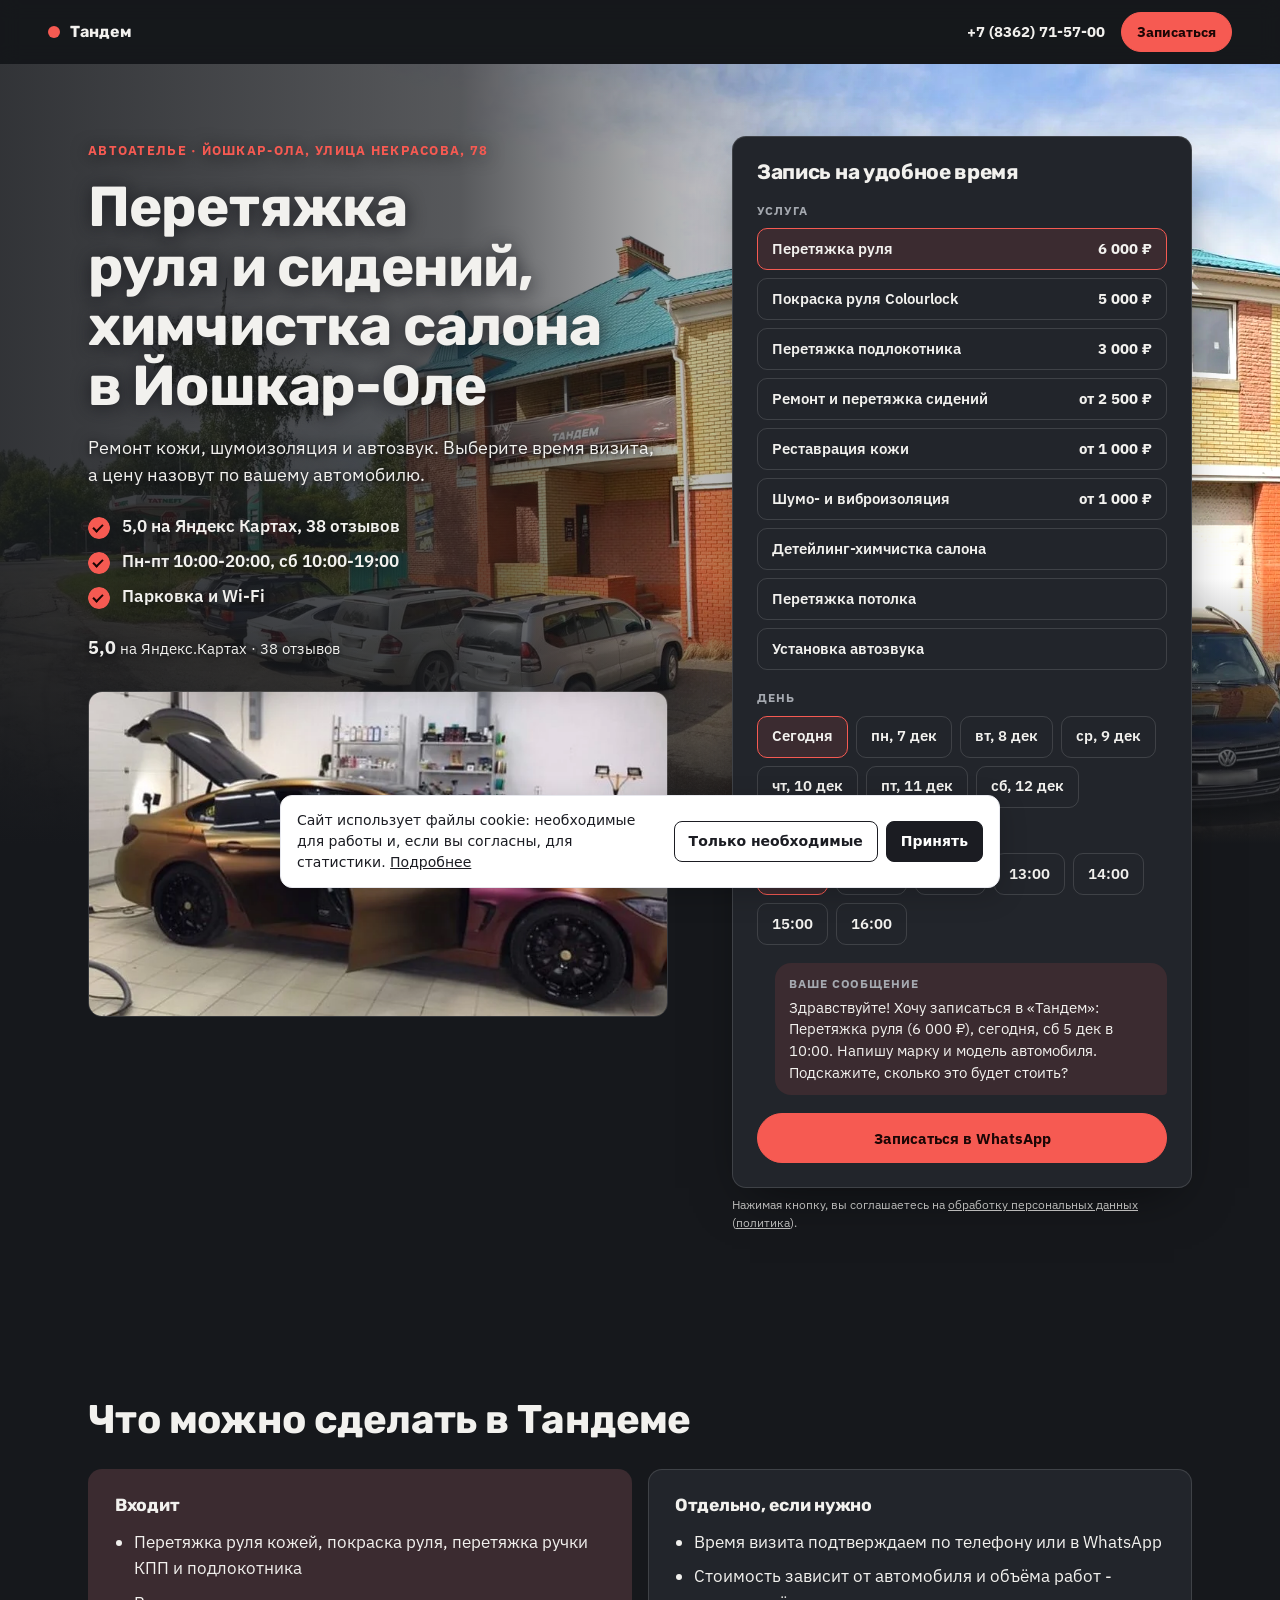
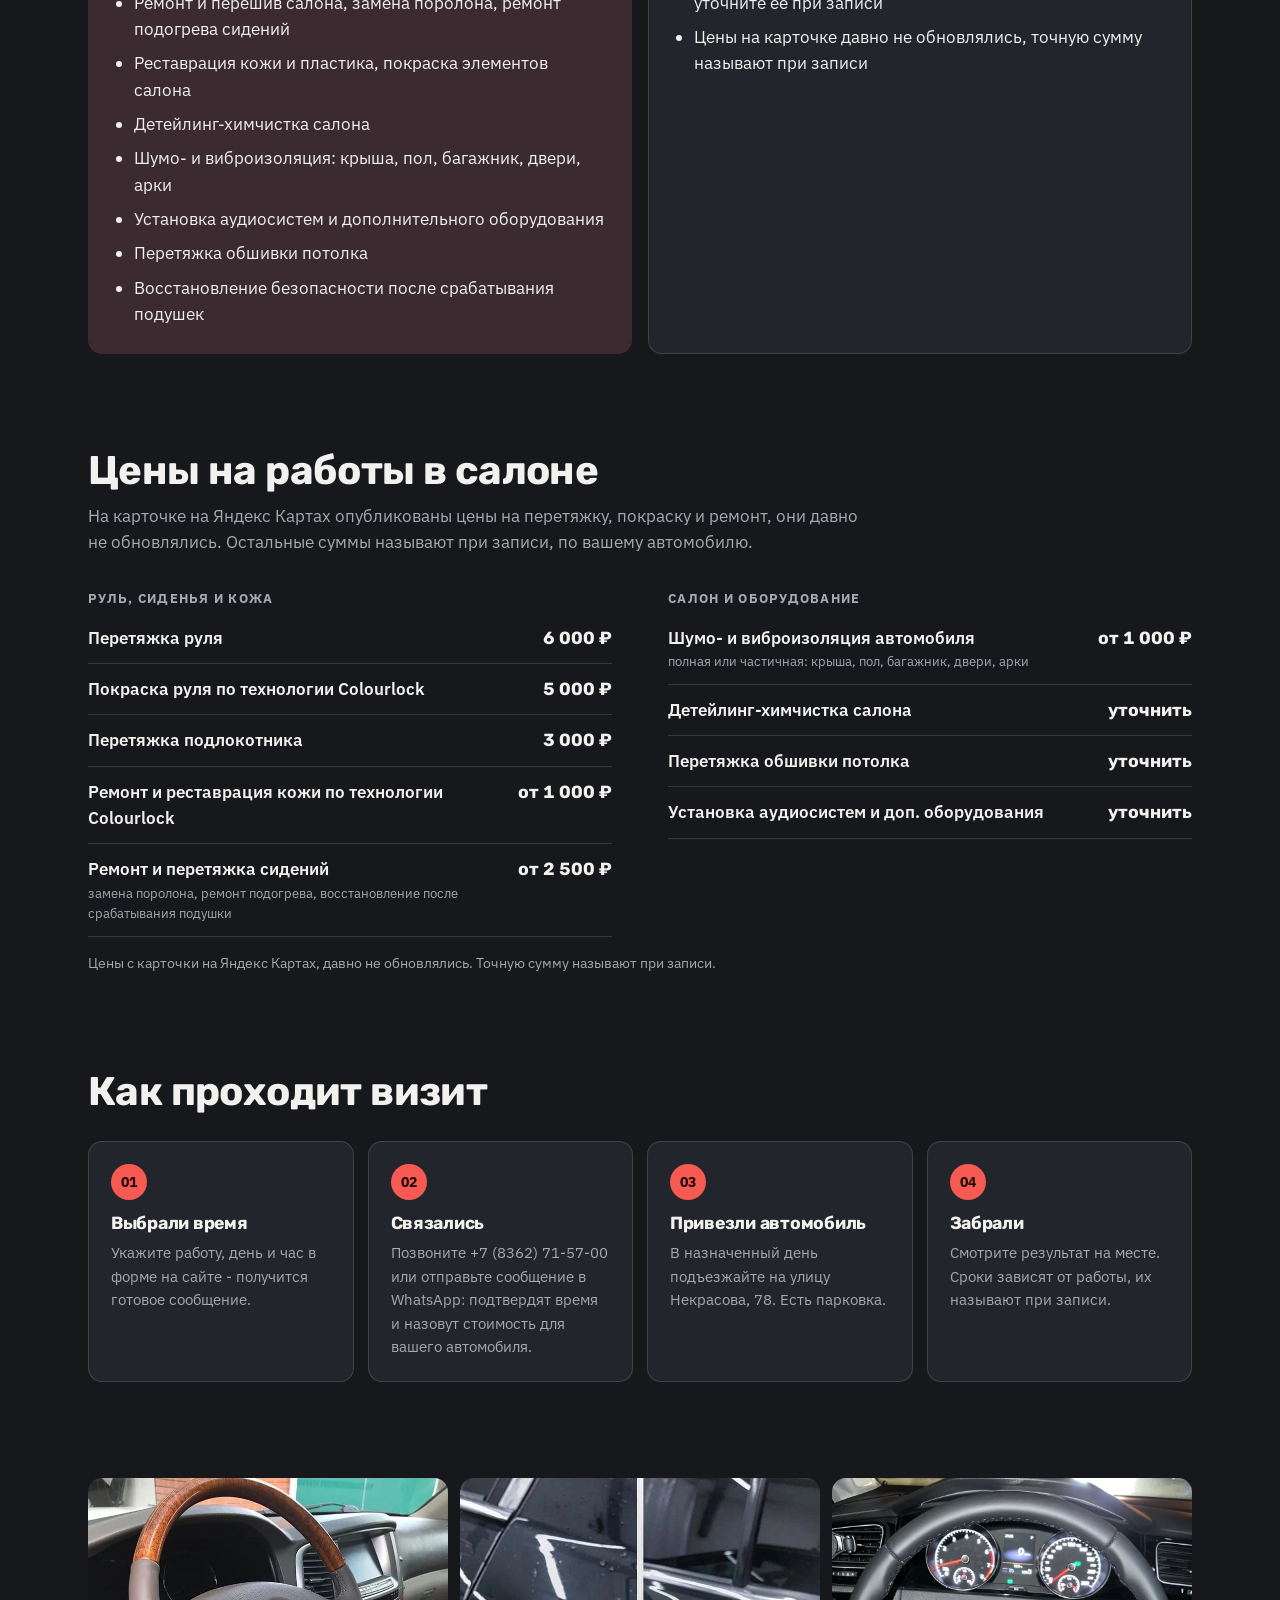
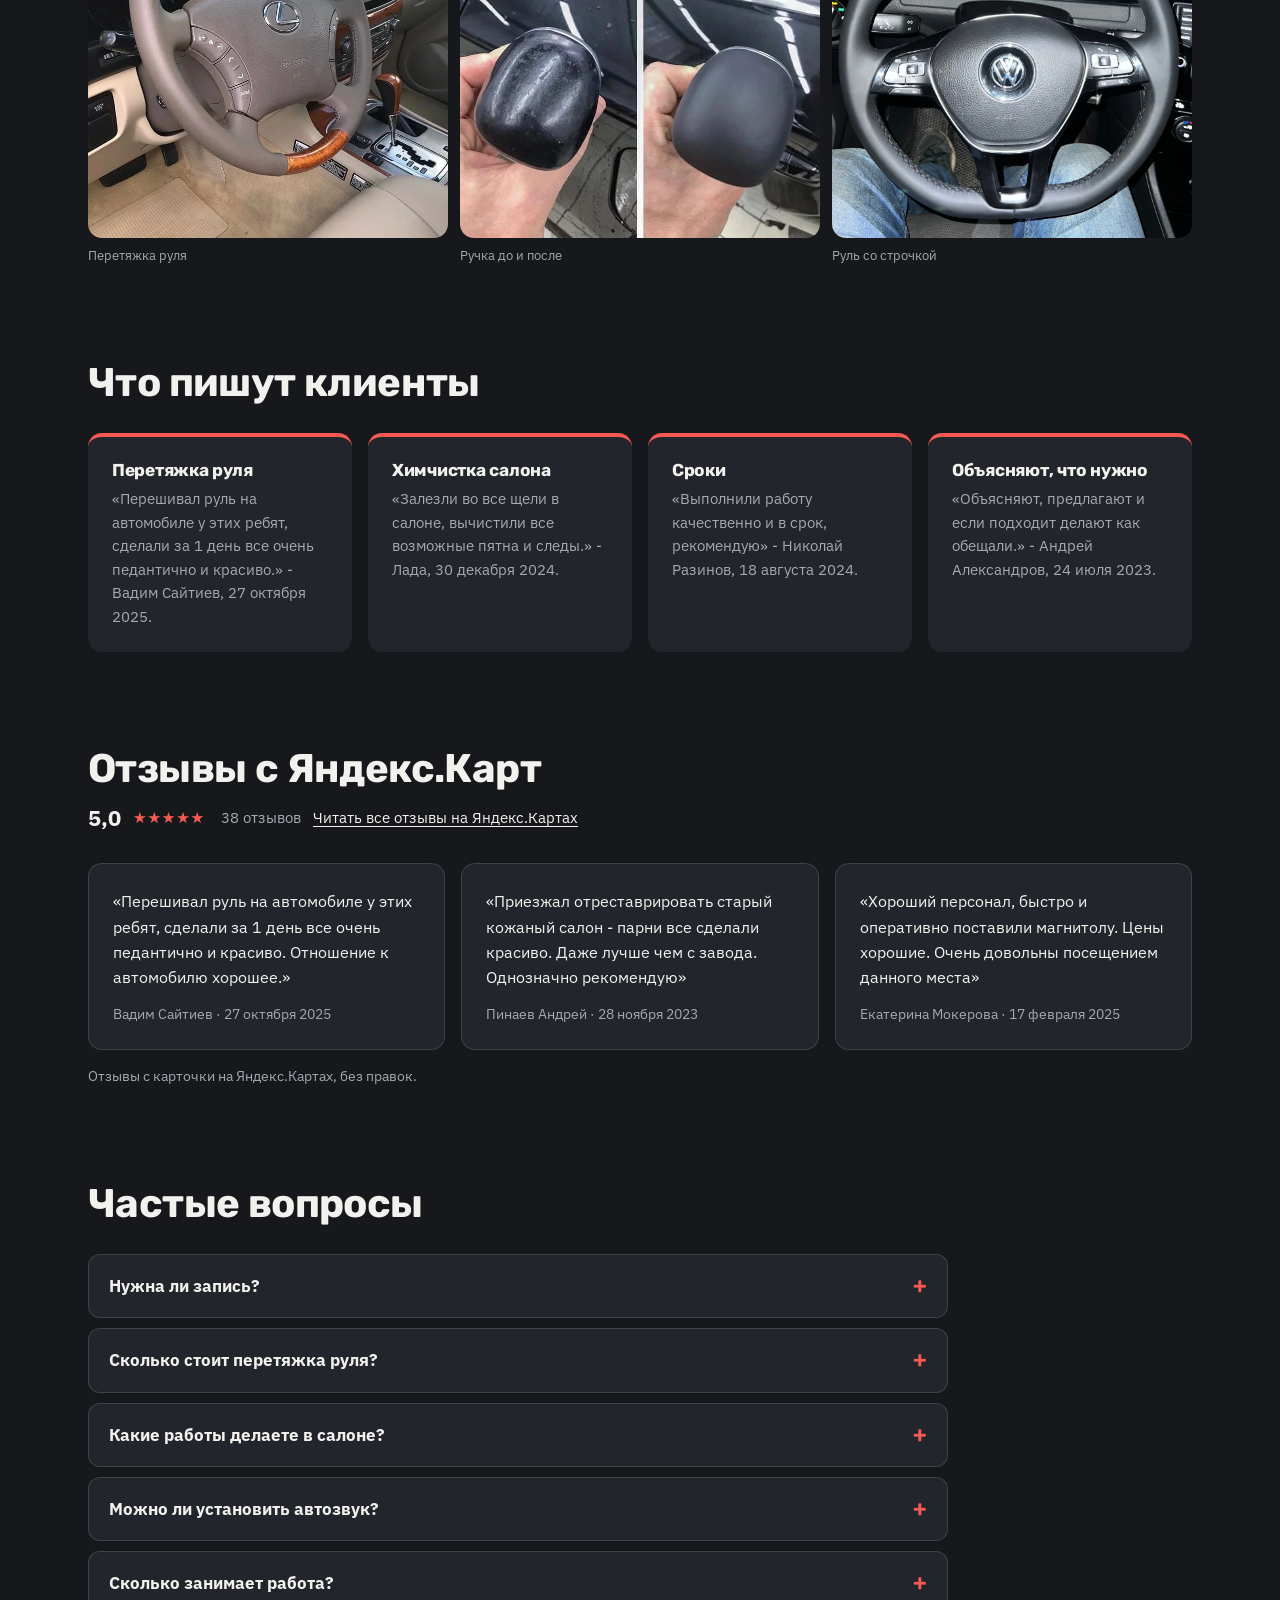
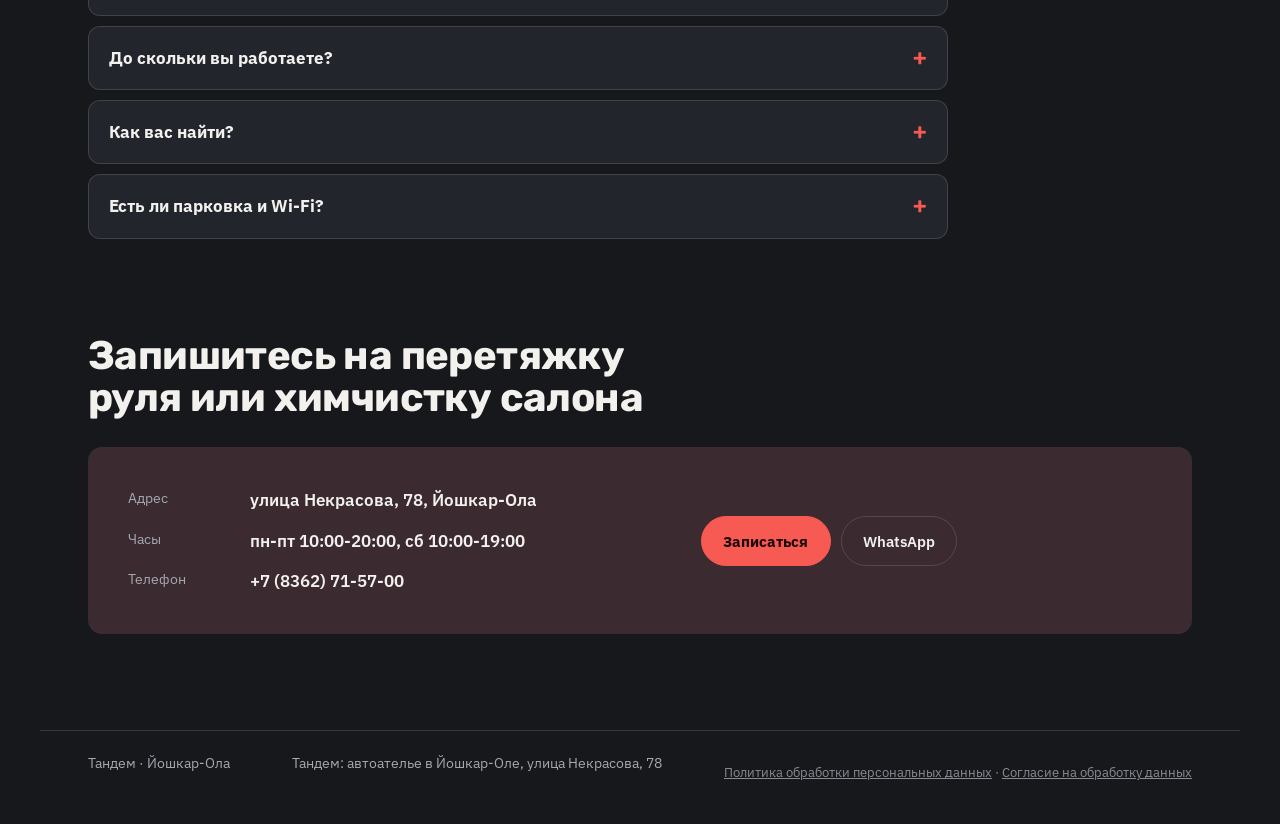
<file: index.html>
<!doctype html>
<html lang="ru">
<head>
<meta charset="utf-8">
<meta name="robots" content="noindex, nofollow" data-publish>
<meta name="viewport" content="width=device-width, initial-scale=1, viewport-fit=cover">
<title>Тандем · Автоателье</title>
<meta name="description" content="Автоателье «Тандем» в Йошкар-Оле, улица Некрасова, 78: перетяжка руля, ремонт и перетяжка сидений, реставрация кожи, шумоизоляция, детейлинг-химчистка салона, автозвук. 5,0 на Яндекс Картах, 38 отзывов. Запись по телефону и в WhatsApp.">
<meta property="og:type" content="website">
<meta property="og:url" content="https://ajax55sv-cell.github.io/tandem-yoshkar-ola/">
<meta property="og:site_name" content="Тандем">
<meta property="og:title" content="Перетяжка руля и сидений, химчистка салона в Йошкар-Оле">
<meta property="og:description" content="Автоателье «Тандем» в Йошкар-Оле, улица Некрасова, 78: перетяжка руля, ремонт и перетяжка сидений, реставрация кожи, шумоизоляция, детейлинг-химчистка салона, автозвук. 5,0 на Яндекс Картах, 38 отзывов. Запись по телефону и в WhatsApp.">
<meta property="og:image" content="https://ajax55sv-cell.github.io/tandem-yoshkar-ola/assets/og.jpg">
<link rel="preload" as="image" href="assets/hero.webp" fetchpriority="high">
<link rel="icon" href="data:image/svg+xml,%3Csvg xmlns=%27http://www.w3.org/2000/svg%27 viewBox=%270 0 32 32%27%3E%3Crect x=%276%27 y=%276%27 width=%2720%27 height=%2720%27 rx=%275%27 fill=%27%23f65a52%27/%3E%3C/svg%3E">
<link rel="preconnect" href="https://fonts.googleapis.com">
<link rel="preconnect" href="https://fonts.gstatic.com" crossorigin>
<link href="https://fonts.googleapis.com/css2?family=Rubik:wght@600;700&family=IBM+Plex+Sans:wght@400;500;600&display=swap" rel="stylesheet">
<style>
:root { --c-canvas: #16181c; --c-surface: #22252b; --c-ink: #f2f1ee; --c-ink-soft: #a5a9b0; --c-accent: #f65a52; --c-accent-ink: #1c0605; --c-accent-deep: #f65a52; --f-display: "Rubik", "Arial", system-ui, sans-serif; --f-text: "IBM Plex Sans", "Segoe UI", system-ui, sans-serif; --h1k: 1; }
</style>
<link rel="stylesheet" href="style-prod.css">
<script type="application/ld+json">{"@context":"https://schema.org","@type":"AutoRepair","name":"Тандем","telephone":"+78362715700","openingHoursSpecification":[{"@type":"OpeningHoursSpecification","dayOfWeek":["Monday","Tuesday","Wednesday","Thursday","Friday"],"opens":"10:00","closes":"20:00"},{"@type":"OpeningHoursSpecification","dayOfWeek":["Saturday"],"opens":"10:00","closes":"19:00"}],"address":{"@type":"PostalAddress","streetAddress":"улица Некрасова, 78","addressLocality":"Йошкар-Ола","addressCountry":"RU"},"aggregateRating":{"@type":"AggregateRating","ratingValue":"5.0","ratingCount":"84","reviewCount":"38"},"sameAs":["https://yandex.ru/maps/org/tandem/22414299568/"]}</script>
<style>
/* legal-add */
.legal-links{margin-top:10px;font-size:13px;opacity:.8;hyphens:none}
.legal-links a{color:inherit}
.ckn{margin:8px 0 0;font-size:12px;line-height:1.45;opacity:.75;hyphens:none}
.ckn a{color:inherit;text-decoration:underline}
.ckb{position:fixed;left:12px;right:12px;bottom:12px;z-index:9999;max-width:720px;margin:0 auto;padding:14px 16px;background:#fff;color:#1b1c22;border:1px solid #e7e8ee;border-radius:12px;box-shadow:0 8px 28px rgba(0,0,0,.18);font:400 14px/1.5 system-ui,-apple-system,"Segoe UI",Arial,sans-serif;hyphens:none;display:flex;gap:12px;align-items:center;flex-wrap:wrap}
.ckb p{margin:0;flex:1 1 280px}
.ckb a{color:inherit;text-decoration:underline}
.ckb__b{display:flex;gap:8px;flex-wrap:wrap}
.ckb button{font:inherit;font-weight:600;padding:9px 14px;border-radius:8px;border:1px solid #1b1c22;background:#fff;color:#1b1c22;cursor:pointer}
.ckb button[data-v="all"]{background:#1b1c22;color:#fff}
</style>
</head>
<body class="s-prod" id="top" data-wa="79177132973" data-tg="" data-max="">
<header class="s-bar" data-s-bar>
  <a class="s-bar__brand" href="#top"><i aria-hidden="true"></i>Тандем</a>
  <div class="s-bar__right">
    <a class="s-bar__tel" href="tel:+78362715700">+7 (8362) 71-57-00</a>
    <a class="s-btn s-btn--sm" href="#widget">Записаться</a>
  </div>
</header>
<main>
  <section class="s-hero">
    <div class="s-hero__text">
      <p class="s-eyebrow">Автоателье · <span class="nw">Йошкар-Ола</span>, улица Некрасова, 78</p>
      <h1>Перетяжка руля и сидений, химчистка салона в <span class="nw">Йошкар-Оле</span></h1>
      <p class="s-lead">Ремонт кожи, шумоизоляция и автозвук. Выберите время визита, а цену назовут по вашему автомобилю.</p>
      <ul class="s-ticks"><li>5,0 на Яндекс Картах, 38 отзывов</li><li><span class="nw">Пн-пт</span> 10:00-20:00, сб 10:00-19:00</li><li>Парковка и Wi-Fi</li></ul>
      <p class="s-rating"><b>5,0</b> на Яндекс.Картах · 38 отзывов</p>
      <figure class="s-hero__photo"><img class="" src="assets/fasad.webp" alt="Автомобиль в светлом боксе автостудии Тандем" loading="lazy" decoding="async" style="object-position:50% 50%"></figure>
    </div>
    <div class="s-hero__widget" id="widget"><form class="s-widget" data-s-booking data-days="7" data-closed="0" data-slots="10:00,11:00,12:00,13:00,14:00,15:00,16:00" data-message="Здравствуйте! Хочу записаться в «Тандем»: {услуга}, {день} в {время}. Напишу марку и модель автомобиля. Подскажите, сколько это будет стоить?" onsubmit="return false">
      <h2 class="s-widget__title">Запись на удобное время</h2>
      <fieldset><legend>Услуга</legend>
        <div class="s-chips s-chips--col"><label class="s-chip s-chip--row"><input type="radio" name="svc" value="0" data-name="Перетяжка руля" data-price="6000" data-from="" data-min="" checked><span>Перетяжка руля</span><b>6 000 ₽</b></label><label class="s-chip s-chip--row"><input type="radio" name="svc" value="1" data-name="Покраска руля Colourlock" data-price="5000" data-from="" data-min=""><span>Покраска руля Colourlock</span><b>5 000 ₽</b></label><label class="s-chip s-chip--row"><input type="radio" name="svc" value="2" data-name="Перетяжка подлокотника" data-price="3000" data-from="" data-min=""><span>Перетяжка подлокотника</span><b>3 000 ₽</b></label><label class="s-chip s-chip--row"><input type="radio" name="svc" value="3" data-name="Ремонт и перетяжка сидений" data-price="2500" data-from="1" data-min=""><span>Ремонт и перетяжка сидений</span><b>от 2 500 ₽</b></label><label class="s-chip s-chip--row"><input type="radio" name="svc" value="4" data-name="Реставрация кожи" data-price="1000" data-from="1" data-min=""><span>Реставрация кожи</span><b>от 1 000 ₽</b></label><label class="s-chip s-chip--row"><input type="radio" name="svc" value="5" data-name="Шумо- и виброизоляция" data-price="1000" data-from="1" data-min=""><span>Шумо- и виброизоляция</span><b>от 1 000 ₽</b></label><label class="s-chip s-chip--row"><input type="radio" name="svc" value="6" data-name="Детейлинг-химчистка салона" data-price="" data-from="" data-min=""><span><span class="nw">Детейлинг-химчистка</span> салона</span><b></b></label><label class="s-chip s-chip--row"><input type="radio" name="svc" value="7" data-name="Перетяжка потолка" data-price="" data-from="" data-min=""><span>Перетяжка потолка</span><b></b></label><label class="s-chip s-chip--row"><input type="radio" name="svc" value="8" data-name="Установка автозвука" data-price="" data-from="" data-min=""><span>Установка автозвука</span><b></b></label></div>
      </fieldset>
      <fieldset><legend>День</legend><div class="s-chips" data-s-days></div></fieldset>
      <fieldset><legend>Время</legend><div class="s-chips" data-s-times></div></fieldset>
      <div class="s-bubble" aria-live="polite"><span class="s-bubble__label">Ваше сообщение</span><p data-s-bubble></p></div>
      <div class="s-send">
        <a class="s-btn s-btn--wide" data-s-msg="whatsapp" href="#">Записаться в WhatsApp</a>
        
      </div>
      <p class="s-send__note" data-s-copied hidden>Текст скопирован - вставьте его в чат.</p>
      
    </form><p class="ckn">Нажимая кнопку, вы соглашаетесь на <a href="soglasie.html">обработку персональных данных</a> (<a href="politika.html">политика</a>).</p></div>
    <figure class="s-hero__bg" aria-hidden="true"><img class="" src="assets/hero.webp" alt="Здание автостудии Тандем на улице Некрасова, 78: баннер и вывеска с перечнем услуг" decoding="async" style="object-position:50% 50%" fetchpriority="high"></figure>
  </section>

  <section class="s-section s-reveal">
    <header class="s-section__head"><h2>Что можно сделать в Тандеме</h2></header>
    <div class="s-incl">
      <div><h3>Входит</h3><ul><li>Перетяжка руля кожей, покраска руля, перетяжка ручки КПП и подлокотника</li><li>Ремонт и перешив салона, замена поролона, ремонт подогрева сидений</li><li>Реставрация кожи и пластика, покраска элементов салона</li><li><span class="nw">Детейлинг-химчистка</span> салона</li><li>Шумо- и виброизоляция: крыша, пол, багажник, двери, арки</li><li>Установка аудиосистем и дополнительного оборудования</li><li>Перетяжка обшивки потолка</li><li>Восстановление безопасности после срабатывания подушек</li></ul></div>
      <div><h3>Отдельно, если нужно</h3><ul><li>Время визита подтверждаем по телефону или в WhatsApp</li><li>Стоимость зависит от автомобиля и объёма работ - уточните её при записи</li><li>Цены на карточке давно не обновлялись, точную сумму называют при записи</li></ul></div>
    </div>
  </section>

  <section class="s-section s-reveal" id="prices">
    <header class="s-section__head"><h2>Цены на работы в салоне</h2><p>На карточке на Яндекс Картах опубликованы цены на перетяжку, покраску и ремонт, они давно не обновлялись. Остальные суммы называют при записи, по вашему автомобилю.</p></header>
    <div class="s-board"><div class="s-board__group">
      <h3 class="s-board__title">Руль, сиденья и кожа</h3>
      <ul class="s-board__list">
        <li class="s-board__row"><span class="s-board__name">Перетяжка руля</span><span class="s-board__dots" aria-hidden="true"></span><span class="s-board__price">6 000 ₽</span></li>
        <li class="s-board__row"><span class="s-board__name">Покраска руля по технологии Colourlock</span><span class="s-board__dots" aria-hidden="true"></span><span class="s-board__price">5 000 ₽</span></li>
        <li class="s-board__row"><span class="s-board__name">Перетяжка подлокотника</span><span class="s-board__dots" aria-hidden="true"></span><span class="s-board__price">3 000 ₽</span></li>
        <li class="s-board__row"><span class="s-board__name">Ремонт и реставрация кожи по технологии Colourlock</span><span class="s-board__dots" aria-hidden="true"></span><span class="s-board__price">от 1 000 ₽</span></li>
        <li class="s-board__row"><span class="s-board__name">Ремонт и перетяжка сидений<em>замена поролона, ремонт подогрева, восстановление после срабатывания подушки</em></span><span class="s-board__dots" aria-hidden="true"></span><span class="s-board__price">от 2 500 ₽</span></li>
      </ul>
    </div>
<div class="s-board__group">
      <h3 class="s-board__title">Салон и оборудование</h3>
      <ul class="s-board__list">
        <li class="s-board__row"><span class="s-board__name">Шумо- и виброизоляция автомобиля<em>полная или частичная: крыша, пол, багажник, двери, арки</em></span><span class="s-board__dots" aria-hidden="true"></span><span class="s-board__price">от 1 000 ₽</span></li>
        <li class="s-board__row"><span class="s-board__name"><span class="nw">Детейлинг-химчистка</span> салона</span><span class="s-board__dots" aria-hidden="true"></span><span class="s-board__price">уточнить</span></li>
        <li class="s-board__row"><span class="s-board__name">Перетяжка обшивки потолка</span><span class="s-board__dots" aria-hidden="true"></span><span class="s-board__price">уточнить</span></li>
        <li class="s-board__row"><span class="s-board__name">Установка аудиосистем и доп. оборудования</span><span class="s-board__dots" aria-hidden="true"></span><span class="s-board__price">уточнить</span></li>
      </ul>
    </div></div>
    <p class="s-note">Цены с карточки на Яндекс Картах, давно не обновлялись. Точную сумму называют при записи.</p>
  </section>

  <section class="s-section s-reveal">
    <header class="s-section__head"><h2>Как проходит визит</h2></header>
    <ol class="s-steps">
      <li class="s-steps__item"><span class="s-steps__n">01</span><h3>Выбрали время</h3><p>Укажите работу, день и час в форме на сайте - получится готовое сообщение.</p></li>
      <li class="s-steps__item"><span class="s-steps__n">02</span><h3>Связались</h3><p>Позвоните +7 (8362) 71-57-00 или отправьте сообщение в WhatsApp: подтвердят время и назовут стоимость для вашего автомобиля.</p></li>
      <li class="s-steps__item"><span class="s-steps__n">03</span><h3>Привезли автомобиль</h3><p>В назначенный день подъезжайте на улицу Некрасова, 78. Есть парковка.</p></li>
      <li class="s-steps__item"><span class="s-steps__n">04</span><h3>Забрали</h3><p>Смотрите результат на месте. Сроки зависят от работы, их называют при записи.</p></li>
    </ol>
  </section>

  <section class="s-photos s-reveal" aria-label="Фото"><figure><img class="" src="assets/rul-lexus.webp" alt="Руль с отделкой кожей и деревом в салоне автомобиля" loading="lazy" decoding="async"><figcaption>Перетяжка руля</figcaption></figure><figure><img class="" src="assets/ruchka.webp" alt="Пластиковая ручка автомобиля до и после реставрации" loading="lazy" decoding="async"><figcaption>Ручка до и после</figcaption></figure><figure><img class="" src="assets/rul-vw.webp" alt="Руль Volkswagen с аккуратной строчкой после перетяжки" loading="lazy" decoding="async"><figcaption>Руль со строчкой</figcaption></figure></section>

  <section class="s-section s-reveal">
    <header class="s-section__head"><h2>Что пишут клиенты</h2></header>
    <ul class="s-promises">
      <li><h3>Перетяжка руля</h3><p>«Перешивал руль на автомобиле у этих ребят, сделали за 1 день все очень педантично и красиво.» - Вадим Сайтиев, 27 октября 2025.</p></li>
      <li><h3>Химчистка салона</h3><p>«Залезли во все щели в салоне, вычистили все возможные пятна и следы.» - Лада, 30 декабря 2024.</p></li>
      <li><h3>Сроки</h3><p>«Выполнили работу качественно и в срок, рекомендую» - Николай Разинов, 18 августа 2024.</p></li>
      <li><h3>Объясняют, что нужно</h3><p>«Объясняют, предлагают и если подходит делают как обещали.» - Андрей Александров, 24 июля 2023.</p></li>
    </ul>
  </section>

  <section class="s-section s-reveal">
    <header class="s-section__head s-section__head--reviews"><h2>Отзывы с Яндекс.Карт</h2><p class="s-reviews__rating"><span class="s-reviews__num">5,0</span><span class="s-reviews__stars" style="--r: 5" aria-label="рейтинг 5,0 из 5"></span><span class="s-reviews__count">38 отзывов</span><a class="s-reviews__all" href="https://yandex.ru/maps/org/tandem/22414299568/" target="_blank" rel="noopener">Читать все отзывы на Яндекс.Картах</a></p></header>
    <ul class="s-reviews">
      <li><blockquote>«Перешивал руль на автомобиле у этих ребят, сделали за 1 день все очень педантично и красиво. Отношение к автомобилю хорошее.»</blockquote><p class="s-reviews__who">Вадим Сайтиев · 27 октября 2025</p></li>
      <li><blockquote>«Приезжал отреставрировать старый кожаный салон - парни все сделали красиво. Даже лучше чем с завода. Однозначно рекомендую»</blockquote><p class="s-reviews__who">Пинаев Андрей · 28 ноября 2023</p></li>
      <li><blockquote>«Хороший персонал, быстро и оперативно поставили магнитолу. Цены хорошие. Очень довольны посещением данного места»</blockquote><p class="s-reviews__who">Екатерина Мокерова · 17 февраля 2025</p></li>
    </ul>
    <p class="s-note">Отзывы с карточки на Яндекс.Картах, без правок.</p>
  </section>

  <section class="s-section s-reveal">
    <header class="s-section__head"><h2>Частые вопросы</h2></header>
    <div class="s-faq"><details><summary>Нужна ли запись?</summary><p>Выберите работу, день и время в форме на сайте и позвоните +7 (8362) 71-57-00 или отправьте сообщение в WhatsApp. Время подтвердят.</p></details><details><summary>Сколько стоит перетяжка руля?</summary><p>По данным карточки: перетяжка руля 6 000 ₽, покраска руля по технологии Colourlock 5 000 ₽, перетяжка подлокотника 3 000 ₽. Цены давно не обновлялись, точную сумму называют при записи и она зависит от автомобиля.</p></details><details><summary>Какие работы делаете в салоне?</summary><p>Перетяжка руля, сидений и обшивки потолка, ремонт и реставрация кожи и пластика, покраска элементов салона, шумо- и виброизоляция, <span class="nw">детейлинг-химчистка</span> салона.</p></details><details><summary>Можно ли установить автозвук?</summary><p>Да, установка аудиосистем и дополнительного оборудования есть в списке услуг студии. Состав и стоимость называют при записи.</p></details><details><summary>Сколько занимает работа?</summary><p>Срок зависит от работы и автомобиля, его называют при записи.</p></details><details><summary>До скольки вы работаете?</summary><p>По карточке: <span class="nw">пн-пт</span> 10:00-20:00, сб 10:00-19:00, воскресенье выходной. Адрес: улица Некрасова, 78, <span class="nw">Йошкар-Ола</span>.</p></details><details><summary>Как вас найти?</summary><p>Улица Некрасова, 78, <span class="nw">Йошкар-Ола</span>. На здании баннер и вывеска «Тандем автостудия». Рядом есть парковка.</p></details><details><summary>Есть ли парковка и Wi-Fi?</summary><p>Да, парковка и Wi-Fi отмечены в особенностях карточки.</p></details></div>
  </section>

  <section class="s-section s-final s-reveal" id="contacts">
    <header class="s-section__head"><h2>Запишитесь на перетяжку руля или химчистку салона</h2></header>
    <div class="s-contacts">
      <dl>
        <div><dt>Адрес</dt><dd>улица Некрасова, 78, <span class="nw">Йошкар-Ола</span></dd></div>
        <div><dt>Часы</dt><dd><span class="nw">пн-пт</span> 10:00-20:00, сб 10:00-19:00</dd></div>
        <div><dt>Телефон</dt><dd><a href="tel:+78362715700">+7 (8362) 71-57-00</a></dd></div>
      </dl>
      <div class="s-contacts__actions">
        <a class="s-btn" href="#widget">Записаться</a>
        <a class="s-btn s-btn--ghost" data-s-msg="whatsapp" href="#">WhatsApp</a>
        
      </div>
    </div>
  </section>
</main>
<footer class="s-foot"><p>Тандем · <span class="nw">Йошкар-Ола</span></p><p>Тандем: автоателье в <span class="nw">Йошкар-Оле</span>, улица Некрасова, 78</p><p class="legal-links"><a href="politika.html">Политика обработки персональных данных</a> · <a href="soglasie.html">Согласие на обработку данных</a></p></footer>
<nav class="s-dock" aria-label="Быстрая связь"><a class="s-btn" href="#widget">Записаться</a><a class="s-btn s-btn--ghost" href="tel:+78362715700">Позвонить</a></nav>
<script src="style.js" defer></script>
<script>
(function(){var K='cookie-choice';try{if(localStorage.getItem(K))return}catch(e){}
var b=document.createElement('div');b.className='ckb';b.setAttribute('role','dialog');b.setAttribute('aria-label','Файлы cookie');
b.innerHTML='<p>Сайт использует файлы cookie: необходимые для работы и, если вы согласны, для статистики. <a href="politika.html">Подробнее</a></p><div class="ckb__b"><button type="button" data-v="necessary">Только необходимые</button><button type="button" data-v="all">Принять</button></div>';
b.addEventListener('click',function(e){var v=e.target.getAttribute&&e.target.getAttribute('data-v');if(!v)return;try{localStorage.setItem(K,v)}catch(x){}try{document.dispatchEvent(new CustomEvent('cookie-choice',{detail:v}))}catch(x){}b.remove()});
document.body.appendChild(b)})();
</script>
<!-- legal-add -->
</body>
</html>
</file>
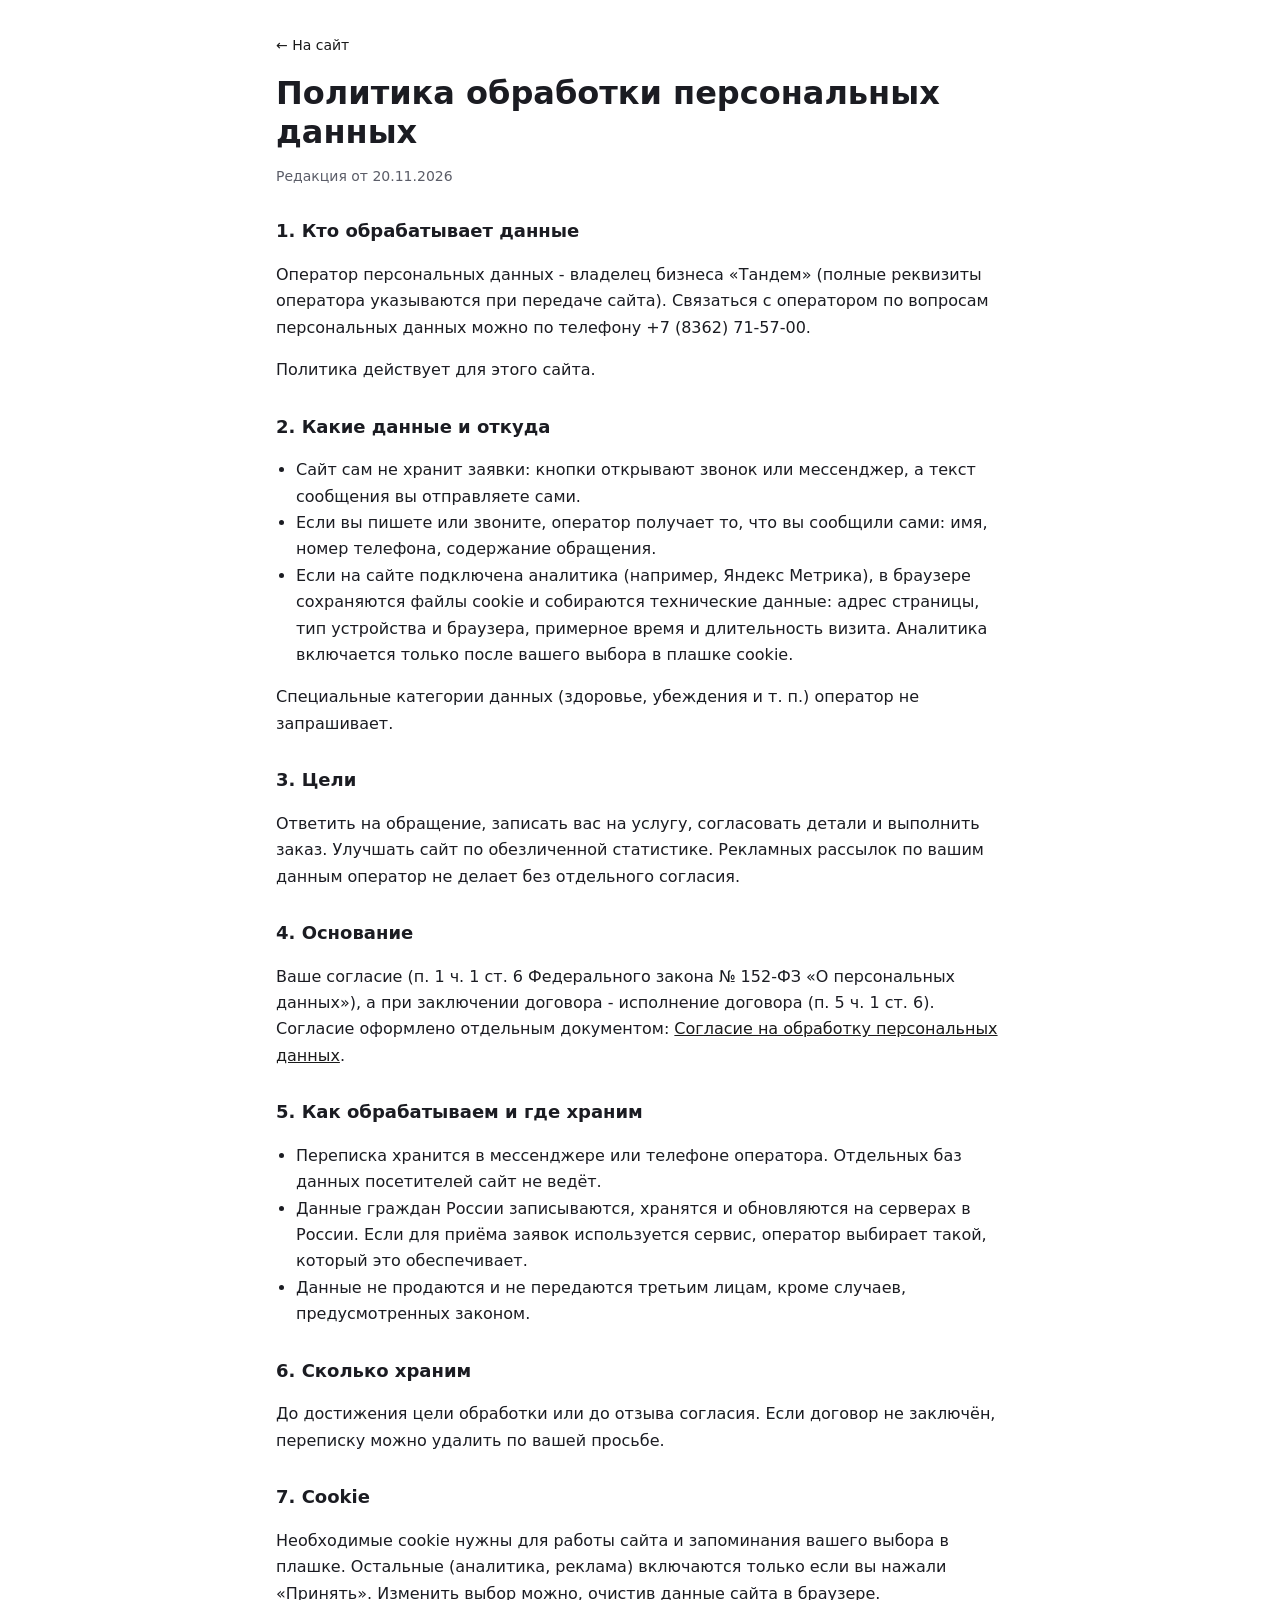
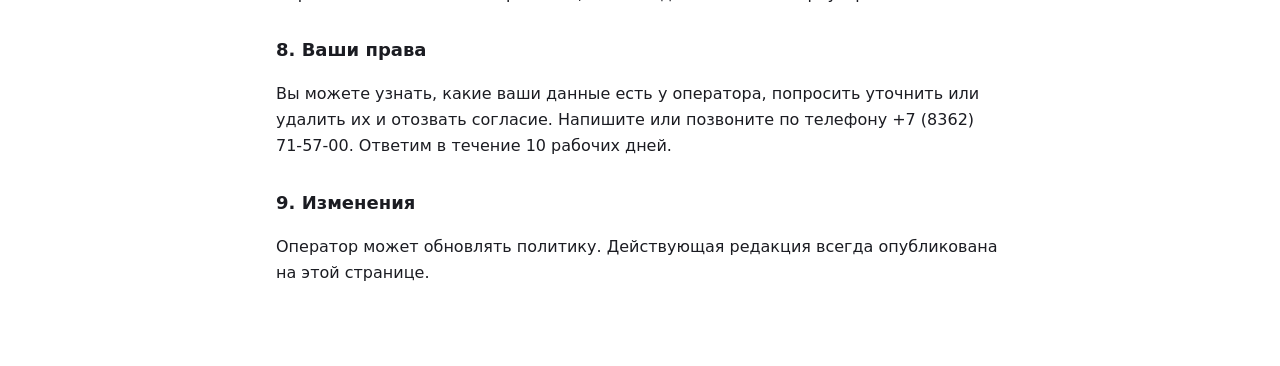
<file: politika.html>
<!doctype html>
<html lang="ru">
<head>
<meta charset="utf-8">
<meta name="viewport" content="width=device-width, initial-scale=1">
<title>Политика обработки персональных данных - Тандем</title>
<style>:root{--accent:#1a1a1a;--ink:#1b1c22;--ink-2:#5b5d68;--line:#e7e8ee}
*{box-sizing:border-box}
html,body,h1,h2,p,li{hyphens:none;-webkit-hyphens:none}
body{margin:0;background:#fff;color:var(--ink);font:400 16px/1.65 system-ui,-apple-system,"Segoe UI",Arial,sans-serif}
main{max-width:760px;margin:0 auto;padding:32px 16px 64px}
a{color:var(--accent)}
h1{font-size:clamp(24px,4vw,32px);line-height:1.2;margin:16px 0 6px}
h2{font-size:18px;margin:28px 0 8px}
.muted{color:var(--ink-2);font-size:14px}
.back{font-size:14px;text-decoration:none}
ul{padding-left:20px}</style>
</head>
<body>
<main>
<a class="back" href="./">← На сайт</a>
<h1>Политика обработки персональных данных</h1>
<p class="muted">Редакция от 20.11.2026</p>

<h2>1. Кто обрабатывает данные</h2>
<p>Оператор персональных данных - владелец бизнеса «Тандем» (полные реквизиты оператора указываются при передаче сайта). Связаться с оператором по вопросам персональных данных можно по телефону +7 (8362) 71-57-00.</p>
<p>Политика действует для этого сайта.</p>

<h2>2. Какие данные и откуда</h2>
<ul>
<li>Сайт сам не хранит заявки: кнопки открывают звонок или мессенджер, а текст сообщения вы отправляете сами.</li>
<li>Если вы пишете или звоните, оператор получает то, что вы сообщили сами: имя, номер телефона, содержание обращения.</li>
<li>Если на сайте подключена аналитика (например, Яндекс Метрика), в браузере сохраняются файлы cookie и собираются технические данные: адрес страницы, тип устройства и браузера, примерное время и длительность визита. Аналитика включается только после вашего выбора в плашке cookie.</li>
</ul>
<p>Специальные категории данных (здоровье, убеждения и т. п.) оператор не запрашивает.</p>

<h2>3. Цели</h2>
<p>Ответить на обращение, записать вас на услугу, согласовать детали и выполнить заказ. Улучшать сайт по обезличенной статистике. Рекламных рассылок по вашим данным оператор не делает без отдельного согласия.</p>

<h2>4. Основание</h2>
<p>Ваше согласие (п. 1 ч. 1 ст. 6 Федерального закона № 152-ФЗ «О персональных данных»), а при заключении договора - исполнение договора (п. 5 ч. 1 ст. 6). Согласие оформлено отдельным документом: <a href="soglasie.html">Согласие на обработку персональных данных</a>.</p>

<h2>5. Как обрабатываем и где храним</h2>
<ul>
<li>Переписка хранится в мессенджере или телефоне оператора. Отдельных баз данных посетителей сайт не ведёт.</li>
<li>Данные граждан России записываются, хранятся и обновляются на серверах в России. Если для приёма заявок используется сервис, оператор выбирает такой, который это обеспечивает.</li>
<li>Данные не продаются и не передаются третьим лицам, кроме случаев, предусмотренных законом.</li>
</ul>

<h2>6. Сколько храним</h2>
<p>До достижения цели обработки или до отзыва согласия. Если договор не заключён, переписку можно удалить по вашей просьбе.</p>

<h2>7. Cookie</h2>
<p>Необходимые cookie нужны для работы сайта и запоминания вашего выбора в плашке. Остальные (аналитика, реклама) включаются только если вы нажали «Принять». Изменить выбор можно, очистив данные сайта в браузере.</p>

<h2>8. Ваши права</h2>
<p>Вы можете узнать, какие ваши данные есть у оператора, попросить уточнить или удалить их и отозвать согласие. Напишите или позвоните по телефону +7 (8362) 71-57-00. Ответим в течение 10 рабочих дней.</p>

<h2>9. Изменения</h2>
<p>Оператор может обновлять политику. Действующая редакция всегда опубликована на этой странице.</p>

</main>
</body>
</html>
</file>
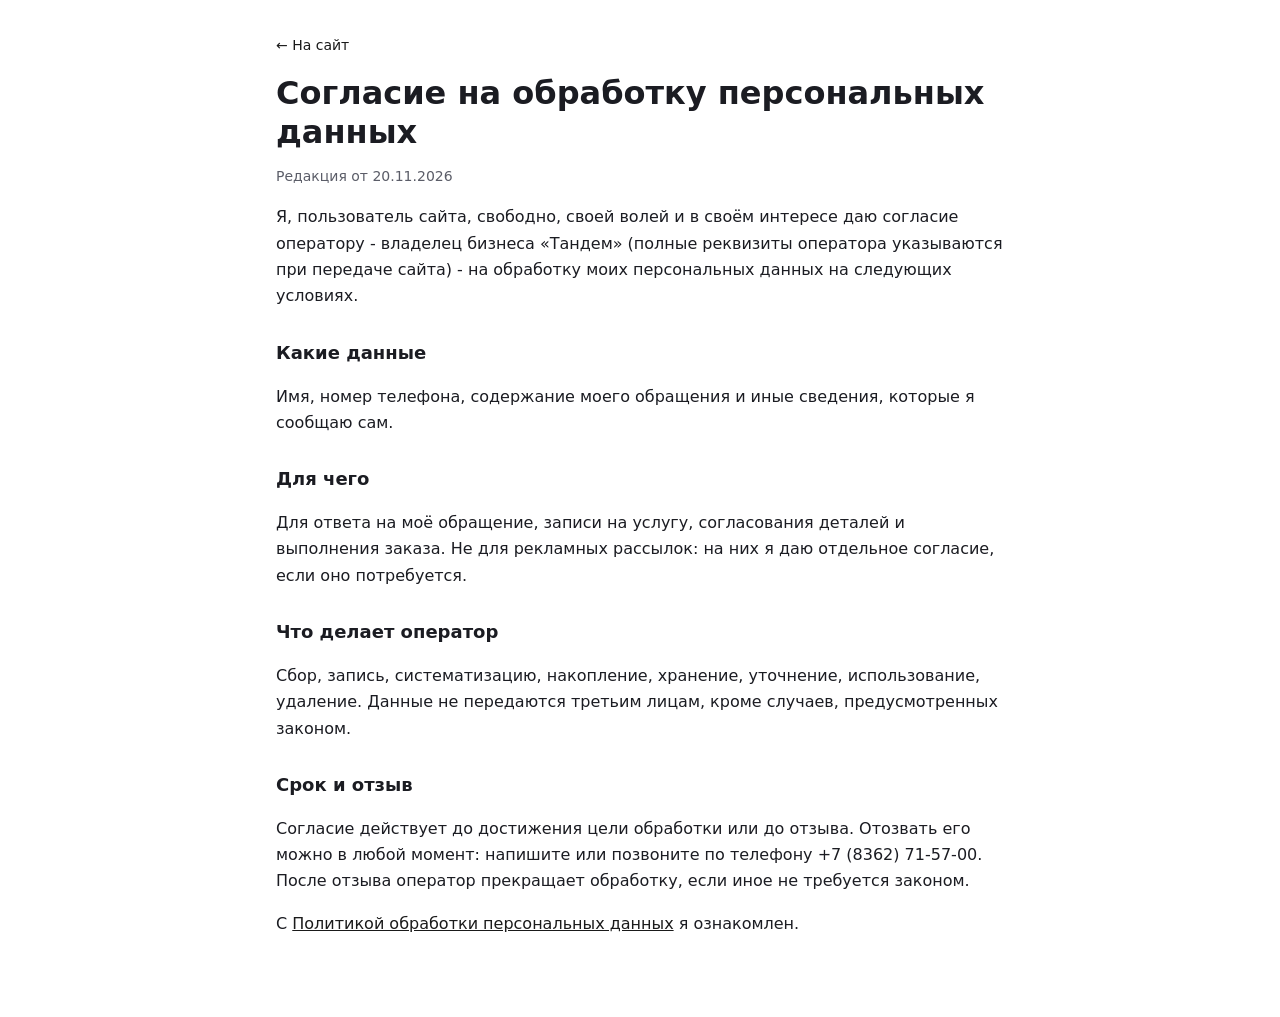
<file: soglasie.html>
<!doctype html>
<html lang="ru">
<head>
<meta charset="utf-8">
<meta name="viewport" content="width=device-width, initial-scale=1">
<title>Согласие на обработку персональных данных - Тандем</title>
<style>:root{--accent:#1a1a1a;--ink:#1b1c22;--ink-2:#5b5d68;--line:#e7e8ee}
*{box-sizing:border-box}
html,body,h1,h2,p,li{hyphens:none;-webkit-hyphens:none}
body{margin:0;background:#fff;color:var(--ink);font:400 16px/1.65 system-ui,-apple-system,"Segoe UI",Arial,sans-serif}
main{max-width:760px;margin:0 auto;padding:32px 16px 64px}
a{color:var(--accent)}
h1{font-size:clamp(24px,4vw,32px);line-height:1.2;margin:16px 0 6px}
h2{font-size:18px;margin:28px 0 8px}
.muted{color:var(--ink-2);font-size:14px}
.back{font-size:14px;text-decoration:none}
ul{padding-left:20px}</style>
</head>
<body>
<main>
<a class="back" href="./">← На сайт</a>
<h1>Согласие на обработку персональных данных</h1>
<p class="muted">Редакция от 20.11.2026</p>

<p>Я, пользователь сайта, свободно, своей волей и в своём интересе даю согласие оператору - владелец бизнеса «Тандем» (полные реквизиты оператора указываются при передаче сайта) - на обработку моих персональных данных на следующих условиях.</p>

<h2>Какие данные</h2>
<p>Имя, номер телефона, содержание моего обращения и иные сведения, которые я сообщаю сам.</p>

<h2>Для чего</h2>
<p>Для ответа на моё обращение, записи на услугу, согласования деталей и выполнения заказа. Не для рекламных рассылок: на них я даю отдельное согласие, если оно потребуется.</p>

<h2>Что делает оператор</h2>
<p>Сбор, запись, систематизацию, накопление, хранение, уточнение, использование, удаление. Данные не передаются третьим лицам, кроме случаев, предусмотренных законом.</p>

<h2>Срок и отзыв</h2>
<p>Согласие действует до достижения цели обработки или до отзыва. Отозвать его можно в любой момент: напишите или позвоните по телефону +7 (8362) 71-57-00. После отзыва оператор прекращает обработку, если иное не требуется законом.</p>

<p>С <a href="politika.html">Политикой обработки персональных данных</a> я ознакомлен.</p>

</main>
</body>
</html>
</file>
<file: style-prod.css>
/* Стиль «Продающий»: лендинг под заявки. Главная деталь – калькулятор или онлайн-запись на первом экране
   и живое «сообщение-превью», которое уходит владельцу в мессенджер. Цвета и шрифты – из палитры ниши. */
*, *::before, *::after { box-sizing: border-box; }
:root {
  --hair: color-mix(in srgb, var(--c-ink) 14%, transparent);
  --tint: color-mix(in srgb, var(--c-accent) 12%, var(--c-surface));
  --wrap: 1200px; --gut: clamp(16px, 4vw, 48px);
  --r: 14px;
  --shadow: 0 18px 50px -18px color-mix(in srgb, #000 55%, transparent);
}
html { scroll-behavior: smooth; -webkit-text-size-adjust: 100%; overflow-x: clip; }
body { margin: 0; background: var(--c-canvas); color: var(--c-ink); font: 400 17px/1.55 var(--f-text); -webkit-font-smoothing: antialiased; }
img { display: block; max-width: 100%; }
a { color: inherit; }
h1, h2, h3 { font-family: var(--f-display); font-weight: 700; line-height: 1.06; margin: 0; letter-spacing: -.015em; text-wrap: balance; }
p { margin: 0; }
fieldset { border: 0; margin: 0; padding: 0; min-width: 0; }
:focus-visible { outline: 2px solid var(--c-accent); outline-offset: 3px; border-radius: 4px; }

.s-btn { display: inline-flex; align-items: center; justify-content: center; min-height: 50px; padding: 0 1.4em; border-radius: 999px;
  background: var(--c-accent); color: var(--c-accent-ink); font: 700 .95rem/1.1 var(--f-text); text-decoration: none; border: 1px solid var(--c-accent);
  text-align: center; transition: filter .2s ease, transform .2s ease; cursor: pointer; }
.s-btn:hover { filter: brightness(1.07); }
.s-btn:active { transform: translateY(1px); }
.s-btn--sm { min-height: 40px; padding: 0 1.1em; font-size: .85rem; }
.s-btn--ghost { background: transparent; color: var(--c-ink); border-color: var(--hair); font-weight: 600; }
.s-btn--wide { flex: 1; }

/* шапка */
.s-bar { position: sticky; top: 0; z-index: 30; display: flex; align-items: center; justify-content: space-between; gap: 16px;
  padding: 10px var(--gut); background: color-mix(in srgb, var(--c-canvas) 88%, transparent); -webkit-backdrop-filter: blur(10px); backdrop-filter: blur(10px); }
.s-bar.is-scrolled { box-shadow: 0 1px 0 var(--hair); }
.s-bar__brand { font: 700 1rem/1 var(--f-display); text-decoration: none; display: inline-flex; align-items: center; gap: .6em; min-height: 44px; white-space: nowrap; min-width: 0; }
.s-bar__brand i { width: .75em; height: .75em; border-radius: 50%; background: var(--c-accent); }
.s-bar__right { display: flex; align-items: center; gap: 16px; }
.s-bar__tel { text-decoration: none; font-weight: 700; font-size: .95rem; font-variant-numeric: tabular-nums; }

main { max-width: var(--wrap); margin: 0 auto; padding: 0 var(--gut); }

/* первый экран: текст слева, виджет справа, фото ниши – приглушённым фоном */
.s-hero { position: relative; display: grid; grid-template-columns: minmax(0, 1fr) minmax(0, 460px); gap: clamp(28px, 5vw, 64px); align-items: start;
  padding: clamp(32px, 6vw, 72px) 0 clamp(40px, 6vw, 72px); isolation: isolate; }
.s-hero__bg { position: absolute; z-index: -1; margin: 0; top: 0; left: calc(50% - 50vw); width: 100vw; height: min(78%, 620px); overflow: hidden; }
.s-hero__bg img { width: 100%; height: 100%; object-fit: cover; opacity: .3; filter: saturate(.85); }
.s-hero__bg::after { content: ""; position: absolute; inset: 0; background: linear-gradient(180deg, color-mix(in srgb, var(--c-canvas) 40%, transparent), var(--c-canvas) 96%); }
/* фото бизнеса крупно в левой колонке: владелец узнаёт своё место с первого экрана */
.s-hero__photo { margin: 30px 0 0; }
.s-hero__photo img { width: 100%; aspect-ratio: 16 / 9; object-fit: cover; border-radius: var(--r); border: 1px solid var(--hair); }
.s-hero__photo figcaption { margin-top: 8px; font-size: .84rem; color: var(--c-ink-soft); }
.s-eyebrow { display: inline-block; font-size: .8rem; font-weight: 700; letter-spacing: .1em; text-transform: uppercase; color: var(--c-accent-deep, var(--c-accent)); margin-bottom: 16px; }
.s-hero h1 { font-size: calc(clamp(2.1rem, 4.4vw, 3.7rem) * var(--h1k, 1)); overflow-wrap: normal; hyphens: none; }
.s-lead { margin-top: 18px; font-size: 1.12rem; color: var(--c-ink-soft); max-width: 32em; }
.s-ticks { list-style: none; margin: 26px 0 0; padding: 0; display: grid; gap: 12px; }
.s-ticks li { position: relative; padding-left: 34px; font-weight: 600; line-height: 1.35; }
.s-ticks li::before { content: ""; position: absolute; left: 0; top: .1em; width: 22px; height: 22px; border-radius: 50%; background: var(--c-accent);
  -webkit-mask: radial-gradient(circle, #000 0 100%); }
.s-ticks li::after { content: ""; position: absolute; left: 7px; top: calc(.1em + 5px); width: 6px; height: 10px; border: solid var(--c-accent-ink); border-width: 0 2px 2px 0; transform: rotate(45deg); }
.s-rating { margin-top: 26px; font-size: .92rem; color: var(--c-ink-soft); }
.s-rating b { color: var(--c-ink); font-size: 1.1rem; }

/* виджет */
.s-hero__widget { position: sticky; top: 76px; }
.s-widget { background: var(--c-surface); border-radius: var(--r); padding: 24px; box-shadow: var(--shadow); display: grid; gap: 18px; border: 1px solid var(--hair); }
.s-widget__title { font-size: 1.3rem; }
.s-widget legend, .s-range label { font-size: .78rem; font-weight: 700; letter-spacing: .08em; text-transform: uppercase; color: var(--c-ink-soft); margin-bottom: 8px; padding: 0; }
.s-chips { display: flex; flex-wrap: wrap; gap: 8px; }
.s-chips--col { flex-direction: column; flex-wrap: nowrap; }
.s-chip { position: relative; display: inline-flex; align-items: center; gap: 10px; min-height: 42px; padding: 8px 14px; border-radius: 10px; border: 1px solid var(--hair);
  cursor: pointer; font-size: .92rem; font-weight: 600; transition: border-color .15s ease, background-color .15s ease; }
.s-chip--row { justify-content: space-between; }
.s-chip--row b { font-weight: 700; white-space: nowrap; font-variant-numeric: tabular-nums; }
.s-chip--row b small { font-weight: 500; color: var(--c-ink-soft); }
.s-chip__p { font-weight: 500; font-size: .8rem; color: var(--c-ink-soft); white-space: nowrap; }
.s-chip input { position: absolute; opacity: 0; pointer-events: none; }
.s-chip:has(input:checked) { border-color: var(--c-accent); background: var(--tint); }
.s-chip:has(input:focus-visible) { outline: 2px solid var(--c-accent); outline-offset: 2px; }
.s-chip[aria-disabled="true"] { opacity: .4; cursor: default; }
.s-check { display: flex; align-items: center; gap: 10px; font-weight: 600; font-size: .92rem; cursor: pointer; }
.s-check input { width: 20px; height: 20px; accent-color: var(--c-accent); }
.s-check b { margin-left: auto; font-variant-numeric: tabular-nums; }
.s-range { display: grid; gap: 6px; }
.s-range label { display: flex; justify-content: space-between; margin: 0; }
.s-range label b { color: var(--c-ink); font-size: 1rem; font-weight: 700; letter-spacing: 0; text-transform: none; font-variant-numeric: tabular-nums; }
.s-range input { width: 100%; accent-color: var(--c-accent); height: 28px; }
.s-total { display: flex; align-items: baseline; justify-content: space-between; gap: 12px; padding-top: 14px; border-top: 1px solid var(--hair); }
.s-total span { color: var(--c-ink-soft); font-weight: 600; }
.s-total b { font: 700 1.9rem/1 var(--f-display); font-variant-numeric: tabular-nums; color: var(--c-accent); }

/* сообщение-превью: пузырь чата */
.s-bubble { position: relative; background: var(--tint); border-radius: 16px 16px 4px 16px; padding: 12px 14px; margin-left: 18px; }
.s-bubble__label { display: block; font-size: .72rem; font-weight: 700; letter-spacing: .08em; text-transform: uppercase; color: var(--c-ink-soft); margin-bottom: 4px; }
.s-bubble p { font-size: .93rem; line-height: 1.45; }
.s-send { display: flex; gap: 8px; }
.s-send__note { font-size: .82rem; color: var(--c-accent-deep, var(--c-accent)); }
.s-demo { font-size: .78rem; color: var(--c-ink-soft); }

/* секции */
.s-section { padding: clamp(56px, 8vw, 96px) 0 0; }
.s-section__head { display: grid; gap: 10px; margin-bottom: 28px; max-width: 46em; }
.s-section__head h2 { font-size: clamp(1.7rem, 3.2vw, 2.5rem); }
.s-section__head p { color: var(--c-ink-soft); }
.s-note { margin-top: 16px; font-size: .88rem; color: var(--c-ink-soft); max-width: 52em; }

.s-incl { display: grid; grid-template-columns: 1fr 1fr; gap: 16px; }
.s-incl > div { background: var(--c-surface); border-radius: var(--r); padding: 26px; border: 1px solid var(--hair); }
.s-incl > div:first-child { background: var(--tint); border-color: transparent; }
.s-incl h3 { font-size: 1.1rem; margin-bottom: 14px; }
.s-incl ul { margin: 0; padding-left: 1.1em; display: grid; gap: 8px; }

.s-board { display: grid; grid-template-columns: repeat(auto-fit, minmax(min(100%, 420px), 1fr)); gap: 12px 56px; }
.s-board__title { font: 700 .8rem var(--f-text); letter-spacing: .1em; text-transform: uppercase; color: var(--c-ink-soft); margin: 6px 0; }
.s-board__list { list-style: none; margin: 0; padding: 0; }
.s-board__row { display: flex; align-items: baseline; gap: 10px; padding: 12px 0; border-bottom: 1px solid var(--hair); }
.s-board__name { font-weight: 600; }
.s-board__name em { display: block; font-style: normal; font-size: .84rem; color: var(--c-ink-soft); font-weight: 400; }
.s-board__dots { flex: 1; }
.s-board__price { font: 700 1.1rem/1 var(--f-display); font-variant-numeric: tabular-nums; white-space: nowrap; }
.s-board__price small { font: 500 .78rem var(--f-text); color: var(--c-ink-soft); }

.s-steps { list-style: none; margin: 0; padding: 0; display: grid; grid-template-columns: repeat(auto-fit, minmax(min(100%, 170px), 1fr)); gap: 14px; }
.s-steps__item { background: var(--c-surface); border-radius: var(--r); padding: 22px; border: 1px solid var(--hair); }
.s-steps__n { display: inline-grid; place-items: center; width: 36px; height: 36px; border-radius: 50%; background: var(--c-accent); color: var(--c-accent-ink); font: 700 .85rem var(--f-text); }
.s-steps h3 { font-size: 1.1rem; margin-top: 14px; overflow-wrap: normal; hyphens: none; }
.s-steps__item { min-width: 0; }
.s-steps p { margin-top: 8px; color: var(--c-ink-soft); font-size: .95rem; }

.s-photos { display: grid; grid-template-columns: repeat(3, 1fr); gap: 12px; padding-top: clamp(56px, 8vw, 96px); }
.s-photos figure { margin: 0; }
.s-photos img { width: 100%; aspect-ratio: 1 / 1; object-fit: cover; border-radius: var(--r); }
.s-photos figcaption { font-size: .82rem; color: var(--c-ink-soft); margin-top: 8px; }

.s-promises { list-style: none; margin: 0; padding: 0; display: grid; grid-template-columns: repeat(auto-fit, minmax(min(100%, 260px), 1fr)); gap: 16px; }
.s-promises li { border-radius: var(--r); padding: 24px; background: var(--c-surface); border-top: 4px solid var(--c-accent); display: grid; gap: 8px; align-content: start; }
.s-promises h3 { font-size: 1.08rem; }
.s-promises p { color: var(--c-ink-soft); font-size: .95rem; }

.s-reviews { list-style: none; margin: 0; padding: 0; display: grid; grid-template-columns: repeat(auto-fit, minmax(min(100%, 280px), 1fr)); gap: 16px; }
.s-reviews li { background: var(--c-surface); border-radius: var(--r); padding: 24px; display: grid; gap: 14px; align-content: start; border: 1px solid var(--hair); }
.s-reviews blockquote { margin: 0; font-size: 1.02rem; }
.s-reviews__who { font-size: .85rem; color: var(--c-ink-soft); }
.s-section__head--reviews { max-width: none; }
.s-reviews__rating { display: flex; flex-wrap: wrap; align-items: center; gap: 6px 12px; color: var(--c-ink-soft); font-size: .95rem; }
.s-reviews__num { font-weight: 700; font-size: 1.4rem; color: var(--c-ink); }
.s-reviews__stars { --r: 5; display: inline-block; width: 5em; height: 1em; font-size: .95rem; line-height: 1; letter-spacing: .05em; white-space: nowrap; color: color-mix(in srgb, var(--c-ink) 18%, transparent); position: relative; }
.s-reviews__stars::before { content: "★★★★★"; }
.s-reviews__stars::after { content: "★★★★★"; position: absolute; inset: 0; width: calc(var(--r) / 5 * 100%); overflow: hidden; color: var(--c-accent); }
.s-reviews__all { color: var(--c-ink); text-underline-offset: 3px; }
.s-reviews__all:hover { color: var(--c-accent-deep, var(--c-accent)); }

.s-faq { display: grid; gap: 10px; max-width: 860px; }
.s-faq details { background: var(--c-surface); border-radius: 12px; border: 1px solid var(--hair); }
.s-faq summary { cursor: pointer; list-style: none; padding: 18px 52px 18px 20px; font-weight: 700; position: relative; }
.s-faq summary::-webkit-details-marker { display: none; }
.s-faq summary::after { content: "+"; position: absolute; right: 20px; top: 50%; transform: translateY(-50%); font: 700 1.4rem/1 var(--f-display); color: var(--c-accent); }
.s-faq details[open] summary::after { content: "–"; }
.s-faq details p { padding: 0 20px 18px; color: var(--c-ink-soft); }

.s-contacts { display: grid; grid-template-columns: 1.2fr 1fr; gap: 32px; background: var(--tint); border-radius: var(--r); padding: clamp(22px, 4vw, 40px); align-items: center; }
.s-contacts dl { margin: 0; display: grid; gap: 14px; }
.s-contacts dl div { display: grid; grid-template-columns: 110px 1fr; gap: 12px; }
.s-contacts dt { color: var(--c-ink-soft); font-size: .9rem; }
.s-contacts dd { margin: 0; font-weight: 600; }
.s-contacts dd a { text-decoration: none; }
.s-contacts__actions { display: flex; flex-wrap: wrap; gap: 10px; }

.s-foot { max-width: var(--wrap); margin: clamp(56px, 8vw, 96px) auto 0; padding: 22px var(--gut) 40px; border-top: 1px solid var(--hair);
  display: flex; justify-content: space-between; gap: 16px; font-size: .85rem; color: var(--c-ink-soft); flex-wrap: wrap; }
.s-dock { display: none; }
.s-slot { border-bottom: 1px dashed currentColor; opacity: .75; white-space: nowrap; }

@media (prefers-reduced-motion: no-preference) {
  .s-reveal { opacity: 0; transform: translateY(14px); transition: opacity .5s ease, transform .5s cubic-bezier(.2, .7, .2, 1); }
  .s-reveal.is-in { opacity: 1; transform: none; }
  .s-hero__text, .s-hero__widget { animation: s-rise .6s cubic-bezier(.2, .7, .2, 1) both; }
  .s-hero__widget { animation-delay: .1s; }
}
@keyframes s-rise { from { opacity: 0; transform: translateY(12px); } }

@media (max-width: 960px) {
  .s-hero { grid-template-columns: 1fr; }
  .s-hero__widget { position: static; }
  .s-hero__bg { height: 420px; }
  .s-hero__photo { display: none; }
  .s-incl, .s-contacts { grid-template-columns: 1fr; }
}
@media (max-width: 640px) {
  body { font-size: 16px; padding-bottom: 76px; }
  .s-bar__tel { display: none; }
  .s-bar { gap: 10px; }
  .s-bar__brand { font-size: .92rem; overflow: hidden; text-overflow: ellipsis; }
  .s-bar .s-btn--sm { white-space: nowrap; font-size: .78rem; padding: 0 .8em; flex-shrink: 0; }
  .s-widget { padding: 18px; }
  .s-steps { grid-template-columns: 1fr; }
  .s-photos { grid-template-columns: 1fr 1fr; }
  .s-photos figure:first-child { grid-column: 1 / -1; }
  .s-photos figure:first-child img { aspect-ratio: 16 / 10; }
  .s-contacts dl div { grid-template-columns: 1fr; gap: 2px; }
  .s-send { flex-direction: column; }
  .s-dock { display: flex; gap: 8px; position: fixed; z-index: 40; left: 0; right: 0; bottom: 0; padding: 10px 12px calc(10px + env(safe-area-inset-bottom));
    background: color-mix(in srgb, var(--c-canvas) 92%, transparent); -webkit-backdrop-filter: blur(10px); backdrop-filter: blur(10px); box-shadow: 0 -1px 0 var(--hair); }
  .s-dock .s-btn { flex: 1; min-height: 48px; font-size: .88rem; padding: 0 .9em; white-space: nowrap; }
  .s-dock .s-btn:first-child { flex: 1.7; }
}

/* n06v1 */
html, body, h1, h2, h3, p, li { hyphens: none; -webkit-hyphens: none; }
.nw { white-space: nowrap; }
html, body { overflow-x: clip; }
/* яркий первый экран: дневной фасад студии в полную силу, затемнение только под текстом слева и внизу */
.s-hero__bg { height: min(94%, 780px); }
.s-hero__bg img { opacity: 1; object-position: 50% 50%; filter: saturate(1.1) brightness(1.04) contrast(1.05); }
.s-hero__bg::after { background:
  linear-gradient(90deg, color-mix(in srgb, var(--c-canvas) 88%, transparent) 0%, color-mix(in srgb, var(--c-canvas) 72%, transparent) 36%, color-mix(in srgb, var(--c-canvas) 34%, transparent) 52%, color-mix(in srgb, var(--c-canvas) 8%, transparent) 64%, transparent 74%),
  linear-gradient(180deg, transparent 0%, transparent 66%, var(--c-canvas) 100%); }
.s-hero__text .s-lead, .s-hero__text .s-rating { color: var(--c-ink); text-shadow: 0 1px 4px color-mix(in srgb, var(--c-canvas) 95%, transparent), 0 1px 16px color-mix(in srgb, var(--c-canvas) 90%, transparent); }
.s-hero__text h1, .s-hero__text .s-eyebrow, .s-hero__text .s-ticks { text-shadow: 0 2px 18px color-mix(in srgb, var(--c-canvas) 85%, transparent); }
@media (max-width: 880px) {
  .s-hero__bg { height: 560px; }
  .s-hero__bg img { object-position: 62% 50%; }
  .s-hero__bg::after { background:
    linear-gradient(180deg, color-mix(in srgb, var(--c-canvas) 70%, transparent) 0%, color-mix(in srgb, var(--c-canvas) 38%, transparent) 46%, var(--c-canvas) 100%); }
}
</file>
